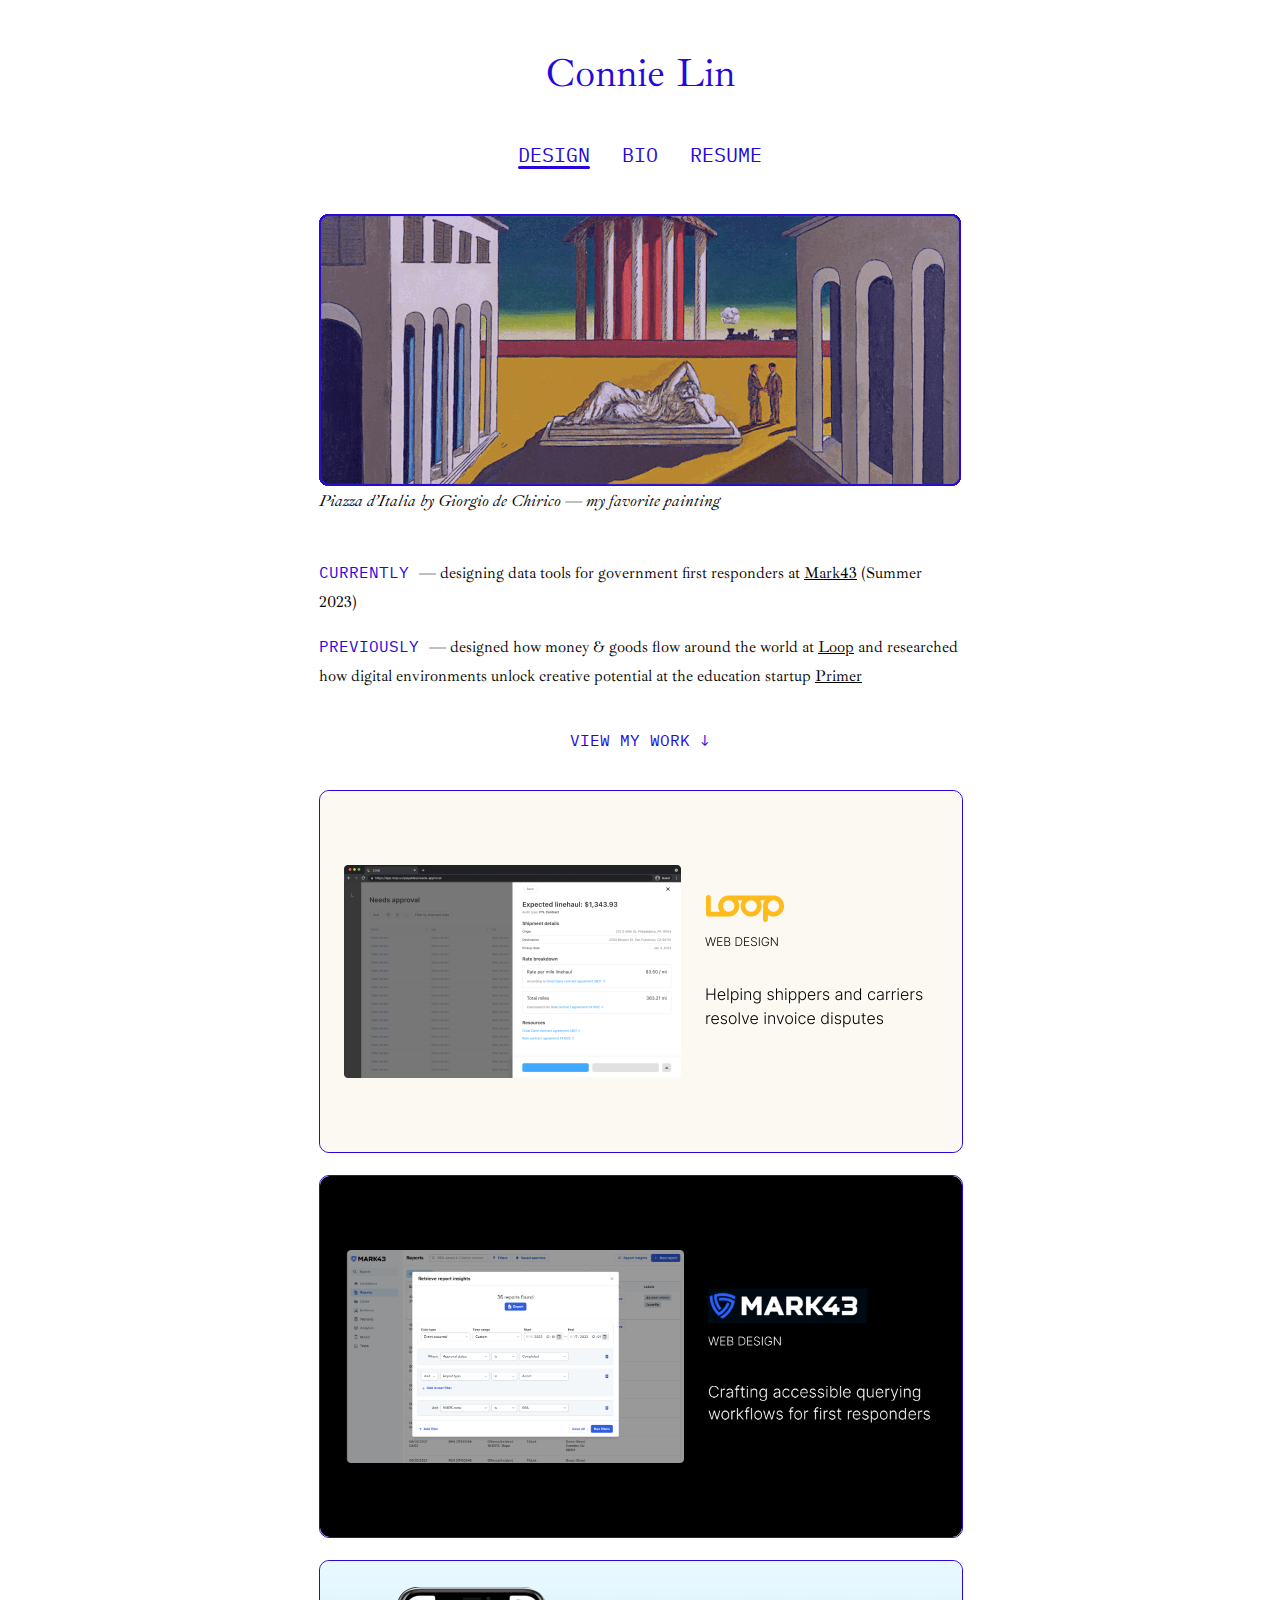
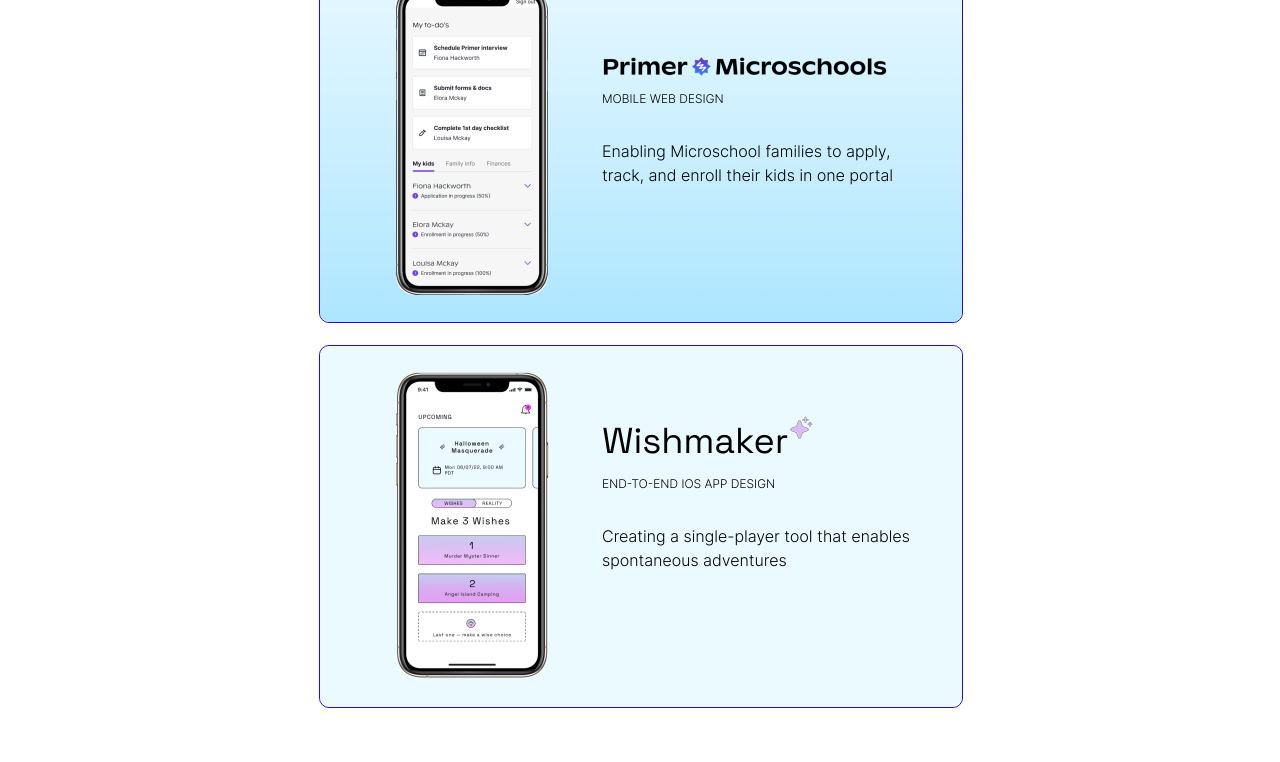
<file: index.html>
<!DOCTYPE html>
<html lang="en">
  <head>
    <meta charset="utf-8" />
    <link rel="stylesheet" href="index.css" />
    
    <meta name="viewport" content="user-scalable = yes">
    <meta name="theme-color" content="#000000" />
    <meta
      name="description"
      content="Web site created using create-react-app"
    />
    <link rel="apple-touch-icon" href="%PUBLIC_URL%/logo192.png" />
    <!--
      manifest.json provides metadata used when your web app is installed on a
      user's mobile device or desktop. See https://developers.google.com/web/fundamentals/web-app-manifest/
    -->
    <link rel="manifest" href="%PUBLIC_URL%/manifest.json" />
    <!--
      Notice the use of %PUBLIC_URL% in the tags above.
      It will be replaced with the URL of the `public` folder during the build.
      Only files inside the `public` folder can be referenced from the HTML.

      Unlike "/favicon.ico" or "favicon.ico", "%PUBLIC_URL%/favicon.ico" will
      work correctly both with client-side routing and a non-root public URL.
      Learn how to configure a non-root public URL by running `npm run build`.
    -->

      <link rel="icon" type="image/x-icon" href="/favicon.ico">
      <title>Connie Lin</title>
         
      <link rel="preconnect" href="https://fonts.googleapis.com">
      <link rel="preconnect" href="https://fonts.gstatic.com" crossorigin>
      <link href="https://fonts.googleapis.com/css2?family=IBM+Plex+Mono:ital@0;1&family=Ibarra+Real+Nova:ital,wght@0,400;0,500;0,600;0,700;1,400;1,500;1,600;1,700&display=swap" rel="stylesheet">

    
  </head>
  <body>
    <div class = "container">
      <div class="heading">
        <p>
          Connie Lin <br />
        </p>
      </div>
      <ul class="tab" >
        <li class="active"> Design </li>
        <li class> <a class = "navlink"href="https://connie51886.github.io/portfolio/about.html" >Bio</a></li>
        <li> <a class="navlink" href="https://drive.google.com/file/d/1nDbCvBztgToH85kUd_8kQmjprUofY1eu/view?usp=sharing" target="_blank">Resume</a> </li>
      </ul>

   
      <script>
        const items = document.querySelectorAll("ul li");
        items.forEach(item=>{
          item.addEventListener("click", ()=>{
            document.querySelector("li.active").classList.remove("active");
            item.classList.add("active");
          })
        });
      </script>

     
    <figure class="chirico">
     <img src = "chiricogif_v4.gif" alt=Frame 7.png>
     <figcaption >Piazza d’Italia by Giorgio de Chirico — my favorite painting</figcaption>
    </figure>

    <div class = "description">
        <p class = "currently" >Currently 
  
           <span class="content" >— designing data tools for government first responders at <a href="https://mark43.com/" target="_blank">Mark43</a> (Summer 2023)
           </span>
        </p>
        <p class = "currently" >Previously 
          <span class="content">— designed how money & goods flow around the world at <a href="https://www.loop.us/" target="_blank">Loop</a> and researched how digital environments unlock creative potential at the education startup <a href="https://primer.com/" target="_blank">Primer</a> 
           </span>
        </p>
        
    </div>

    <p class = "viewmywork" style="text-align: center; padding-top: 0px;"> View my work ↓ </p>

    <div class="portfolio">
   
        <a href="https://connie51886.github.io/portfolio/loop.html" >
          <img class="casestudy-image" style='border:1px solid #2608DC'src = "loop cover.png" width="642" height="361">
         </a>
      <p></p>
      
         <a href="https://connie51886.github.io/portfolio/mark43.html" >
          <img class="casestudy-image" style='border:1px solid #2608DC'src = "mark43 cover5.png" width="642" height="361">
         </a>
      
       <p></p>
          <a href="https://www.figma.com/proto/vHUPdYw3aiIgDMx7c0vqUK/v2-wishmaker-case-study?node-id=119%3A29&scaling=scale-down&page-id=118%3A14&starting-point-node-id=119%3A29" target="_blank">
            <img class="casestudy-image" style='border:1px solid #2608DC' src = "microschools cover.png" width="642" height="361">
          </a>
       
       <p></p>
          <a href="https://www.figma.com/proto/vHUPdYw3aiIgDMx7c0vqUK/v2-wishmaker-case-study?node-id=2%3A7&scaling=scale-down&page-id=0%3A1&starting-point-node-id=2%3A7" target="_blank">
          <img class="casestudy-image" style='border:1px solid #2608DC' src = "wishmaker cover.png" width="642" height="361">
        </a>
      
      
    </div>

    
    <style type="text/css">
      p.viewmywork {color:#2608DC; font-family:'IBM Plex Mono', monospace;font-size:16; text-transform: uppercase; }
      p.currently {color:#2608DC; font-family:'IBM Plex Mono', monospace;font-size:16; text-transform: uppercase; }
      span.content {color: #000000; font-style: normal; font-family: 'Ibarra Real Nova', serif; text-transform: none;}
    </style>

  
  </body>
</html>
</file>
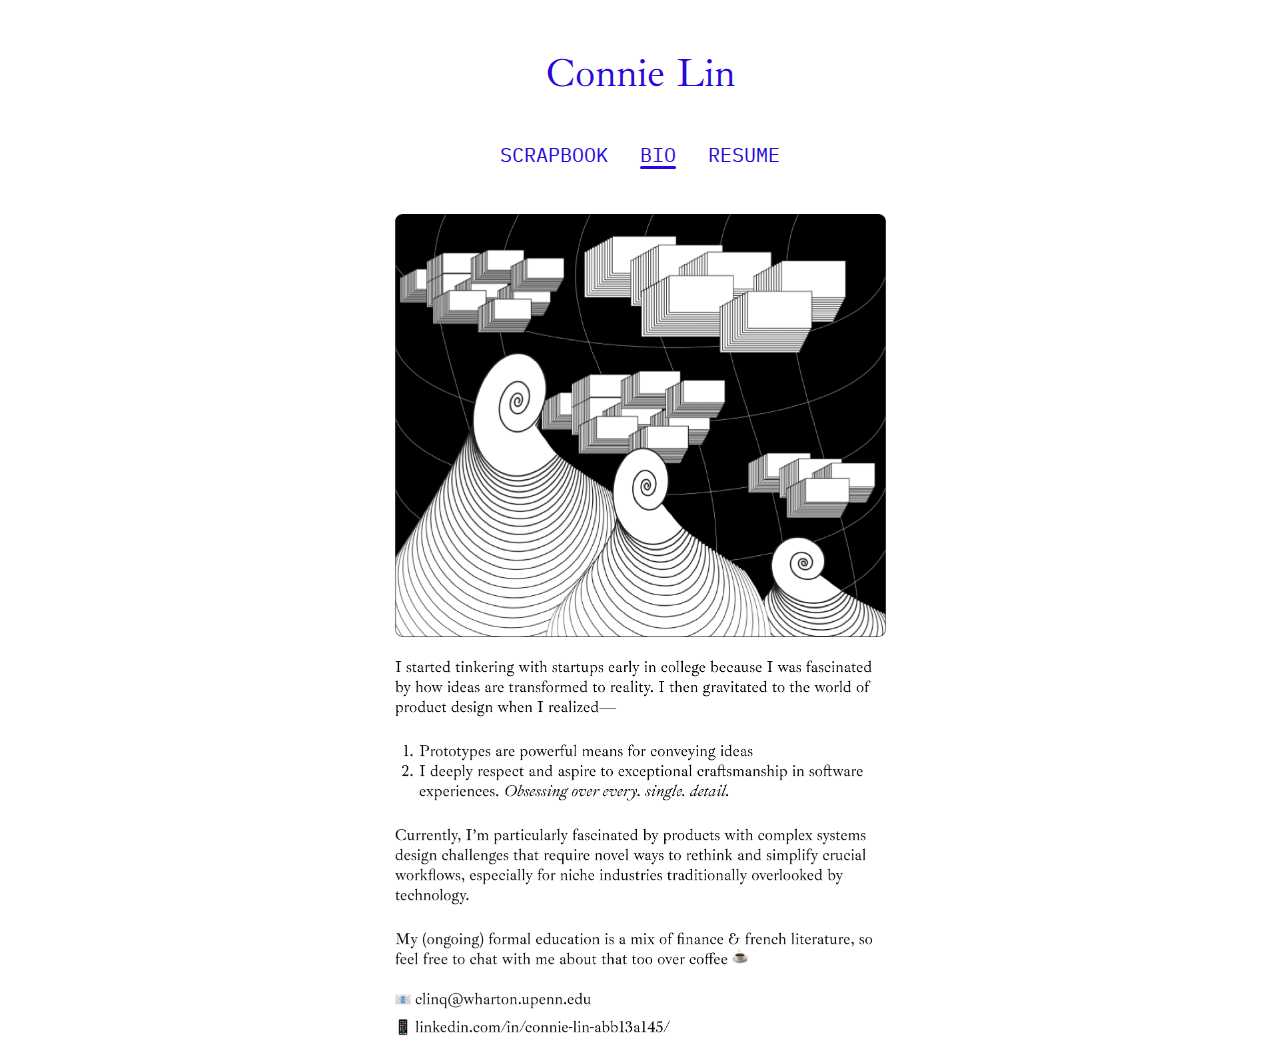
<file: about.html>
<!DOCTYPE html>
<html lang="en">
  <head>
    <meta charset="utf-8" />
    <link rel="stylesheet" href="index.css" />
    
    <meta name="viewport" content="user-scalable = yes">
    <meta name="theme-color" content="#000000" />
    <meta
      name="description"
      content="Web site created using create-react-app"
    />
    <link rel="apple-touch-icon" href="%PUBLIC_URL%/logo192.png" />
    <!--
      manifest.json provides metadata used when your web app is installed on a
      user's mobile device or desktop. See https://developers.google.com/web/fundamentals/web-app-manifest/
    -->
    <link rel="manifest" href="%PUBLIC_URL%/manifest.json" />
    <!--
      Notice the use of %PUBLIC_URL% in the tags above.
      It will be replaced with the URL of the `public` folder during the build.
      Only files inside the `public` folder can be referenced from the HTML.

      Unlike "/favicon.ico" or "favicon.ico", "%PUBLIC_URL%/favicon.ico" will
      work correctly both with client-side routing and a non-root public URL.
      Learn how to configure a non-root public URL by running `npm run build`.
    -->

      <link rel="icon" type="image/x-icon" href="/favicon.ico">
      <title>Connie Lin</title>
         
      <link rel="preconnect" href="https://fonts.googleapis.com">
      <link rel="preconnect" href="https://fonts.gstatic.com" crossorigin>
      <link href="https://fonts.googleapis.com/css2?family=IBM+Plex+Mono:ital@0;1&family=Ibarra+Real+Nova:ital,wght@0,400;0,500;0,600;0,700;1,400;1,500;1,600;1,700&display=swap" rel="stylesheet">
<style>
    .section-container {
            display: flex;
            flex-direction: column;
            align-items: center;
            padding-top: 24px;
            
        }

  .tab{
    
    align-items: center;
    width: 682px;
    vertical-align: middle;
    margin-right: 40px;
    
  }

    </style>
    
  </head>
  <body>
    <div class = "container">
      <div class="heading">
        <p>
          Connie Lin <br />
        </p>
      </div>
      <ul class="tab" >
        <li class> <a class = "navlink"href="https://connie51886.github.io/portfolio" >Scrapbook</a></li>
        <li class="active">Bio</li>
        <li> <a class="navlink" href="https://drive.google.com/file/d/1nDbCvBztgToH85kUd_8kQmjprUofY1eu/view?usp=sharing" target="_blank">Resume</a> </li>
      </ul>

   
      <script>
        const items = document.querySelectorAll("ul li");
        items.forEach(item=>{
          item.addEventListener("click", ()=>{
            document.querySelector("li.active").classList.remove("active");
            item.classList.add("active");
          })
        });
      </script>


 <div class="section-container">

       
        <img class= "content image" src="aboutpage.png" alt="Loading" width="491" style="box-shadow: none; border: none; ">
 </div>
     <p></p>
    
  </body>
</html>
</file>
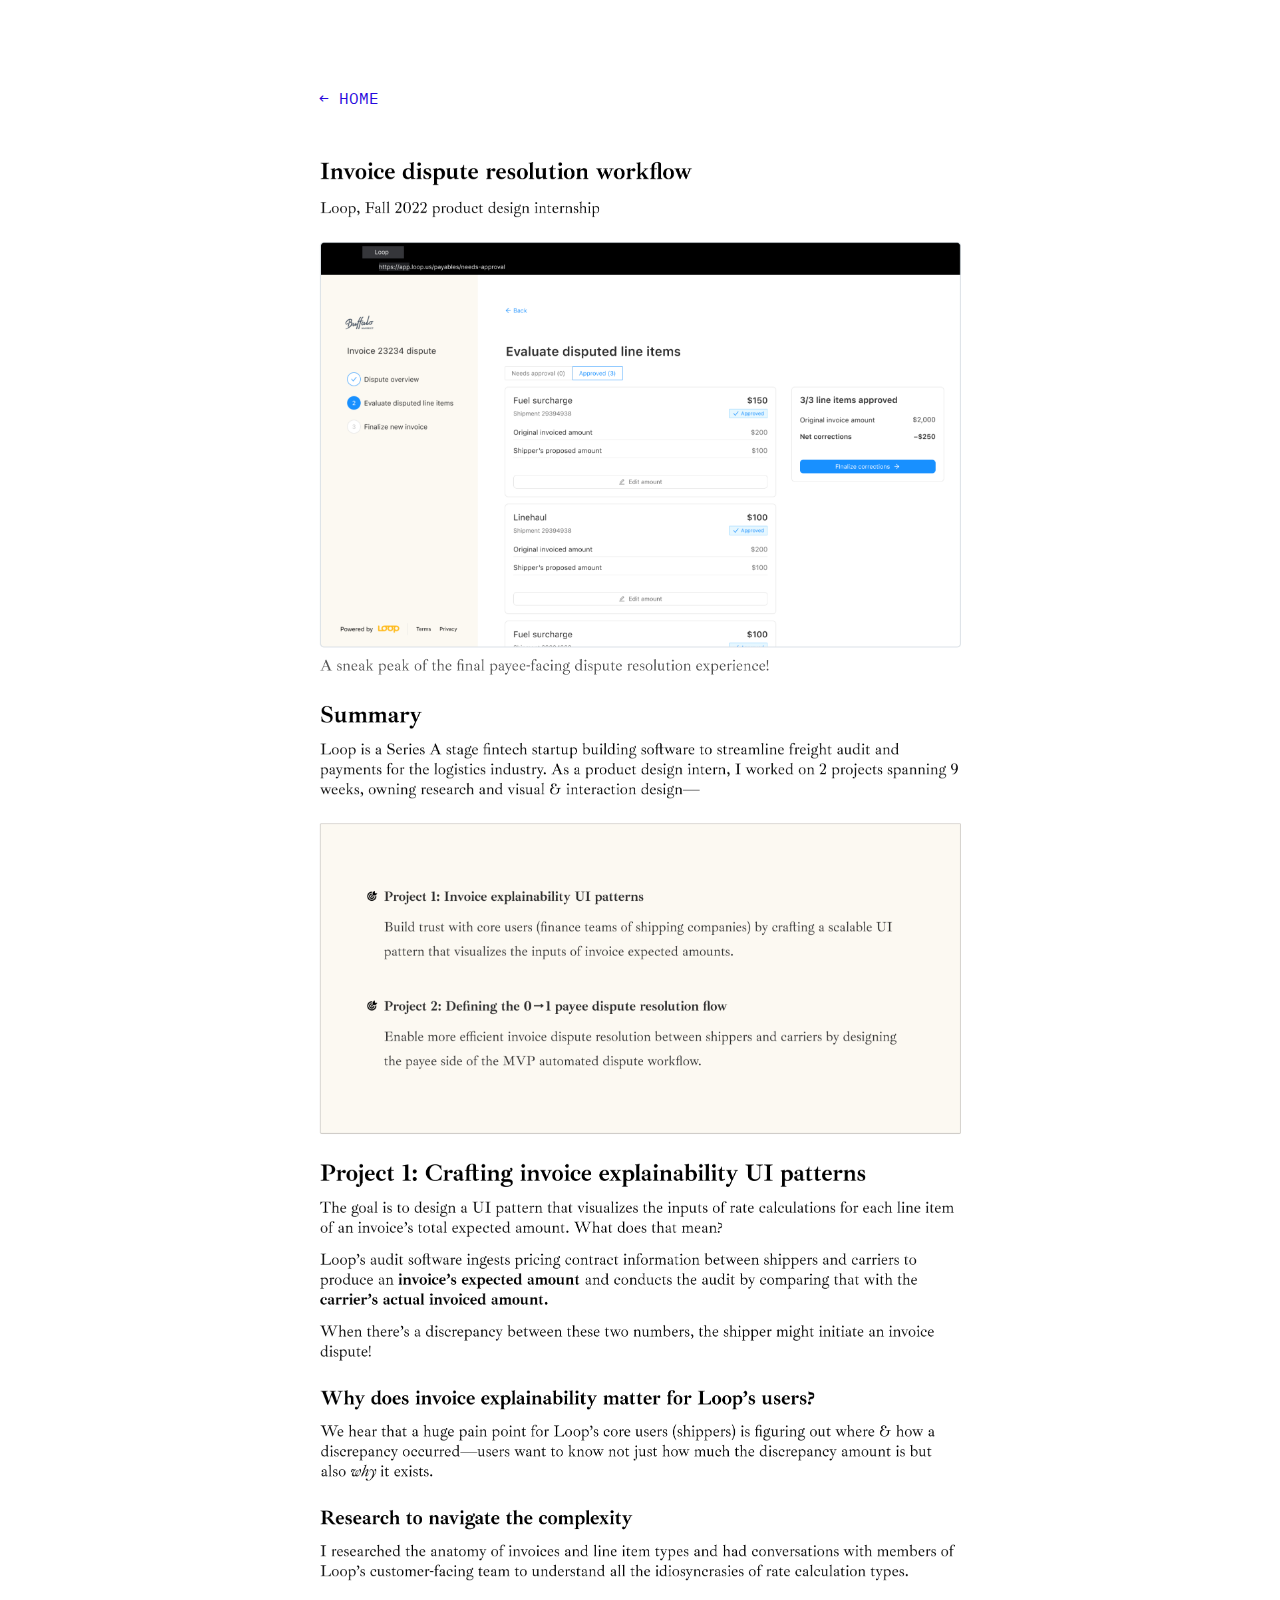
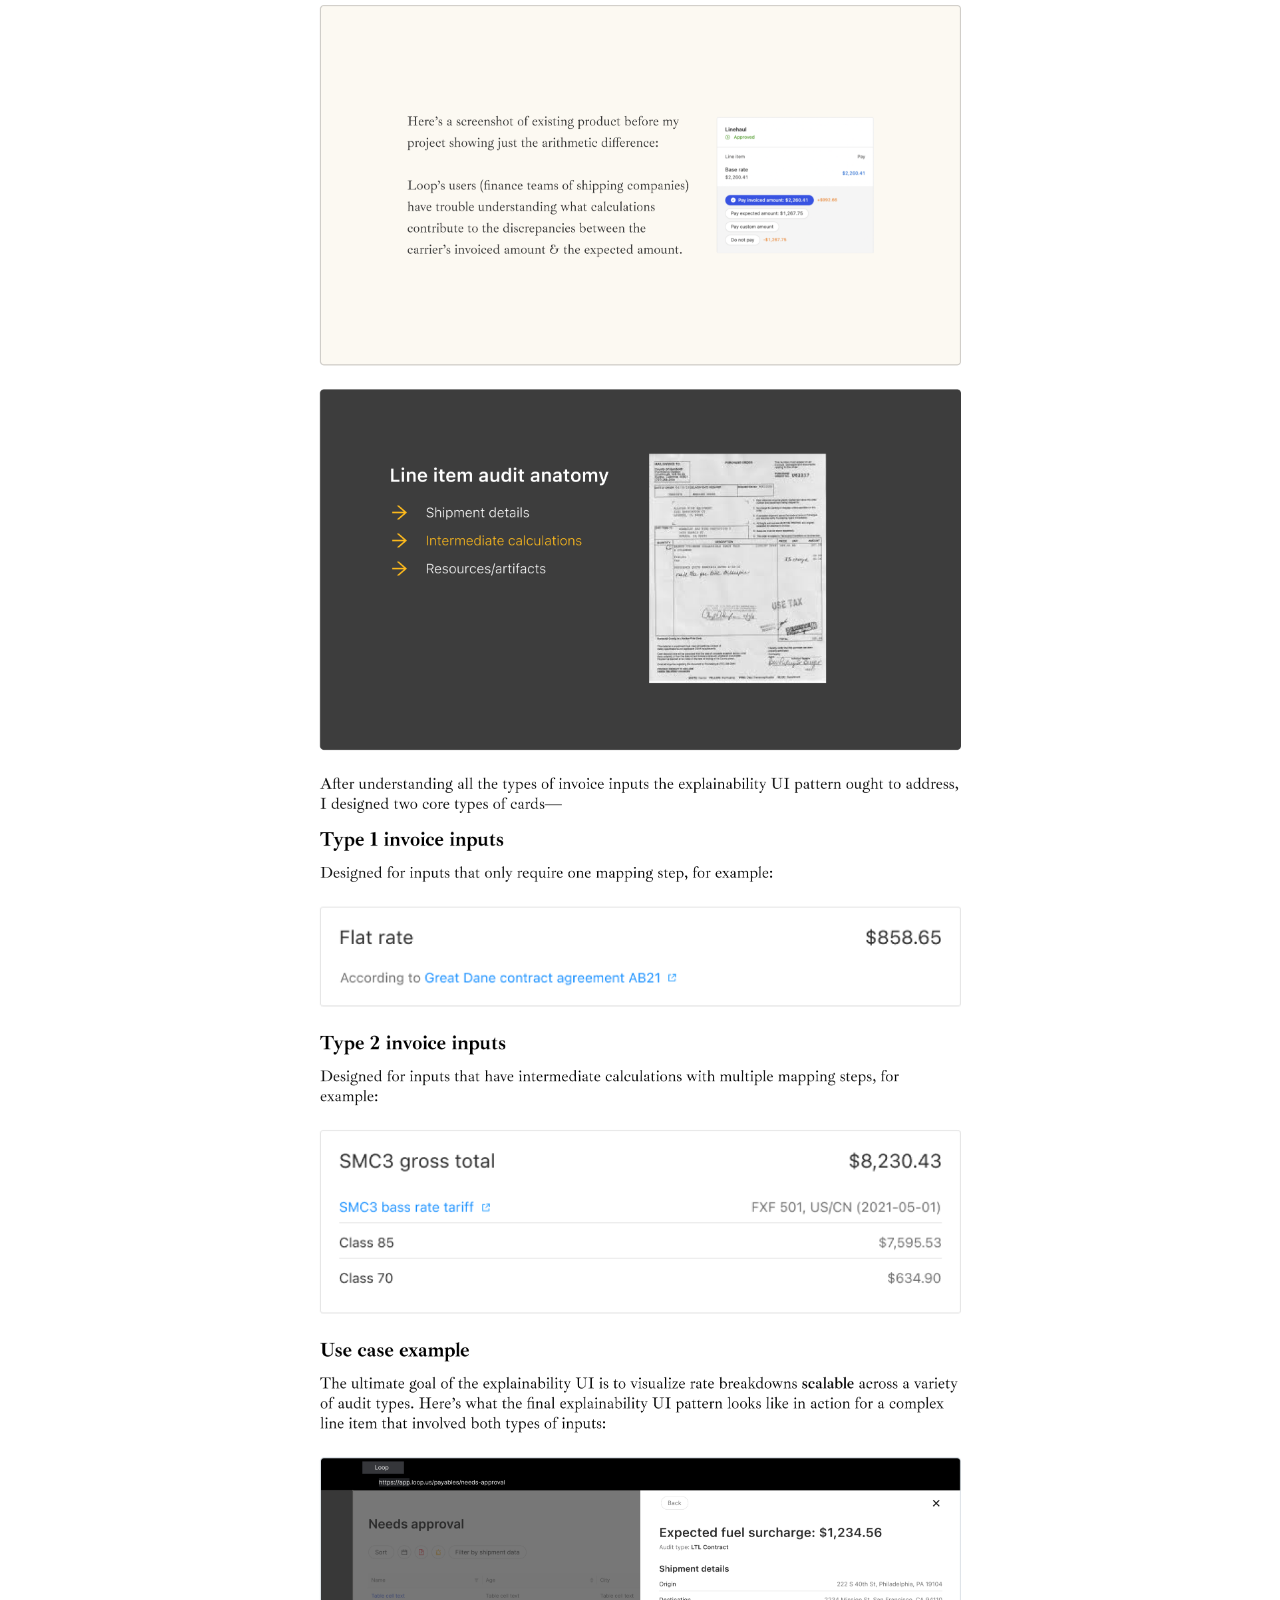
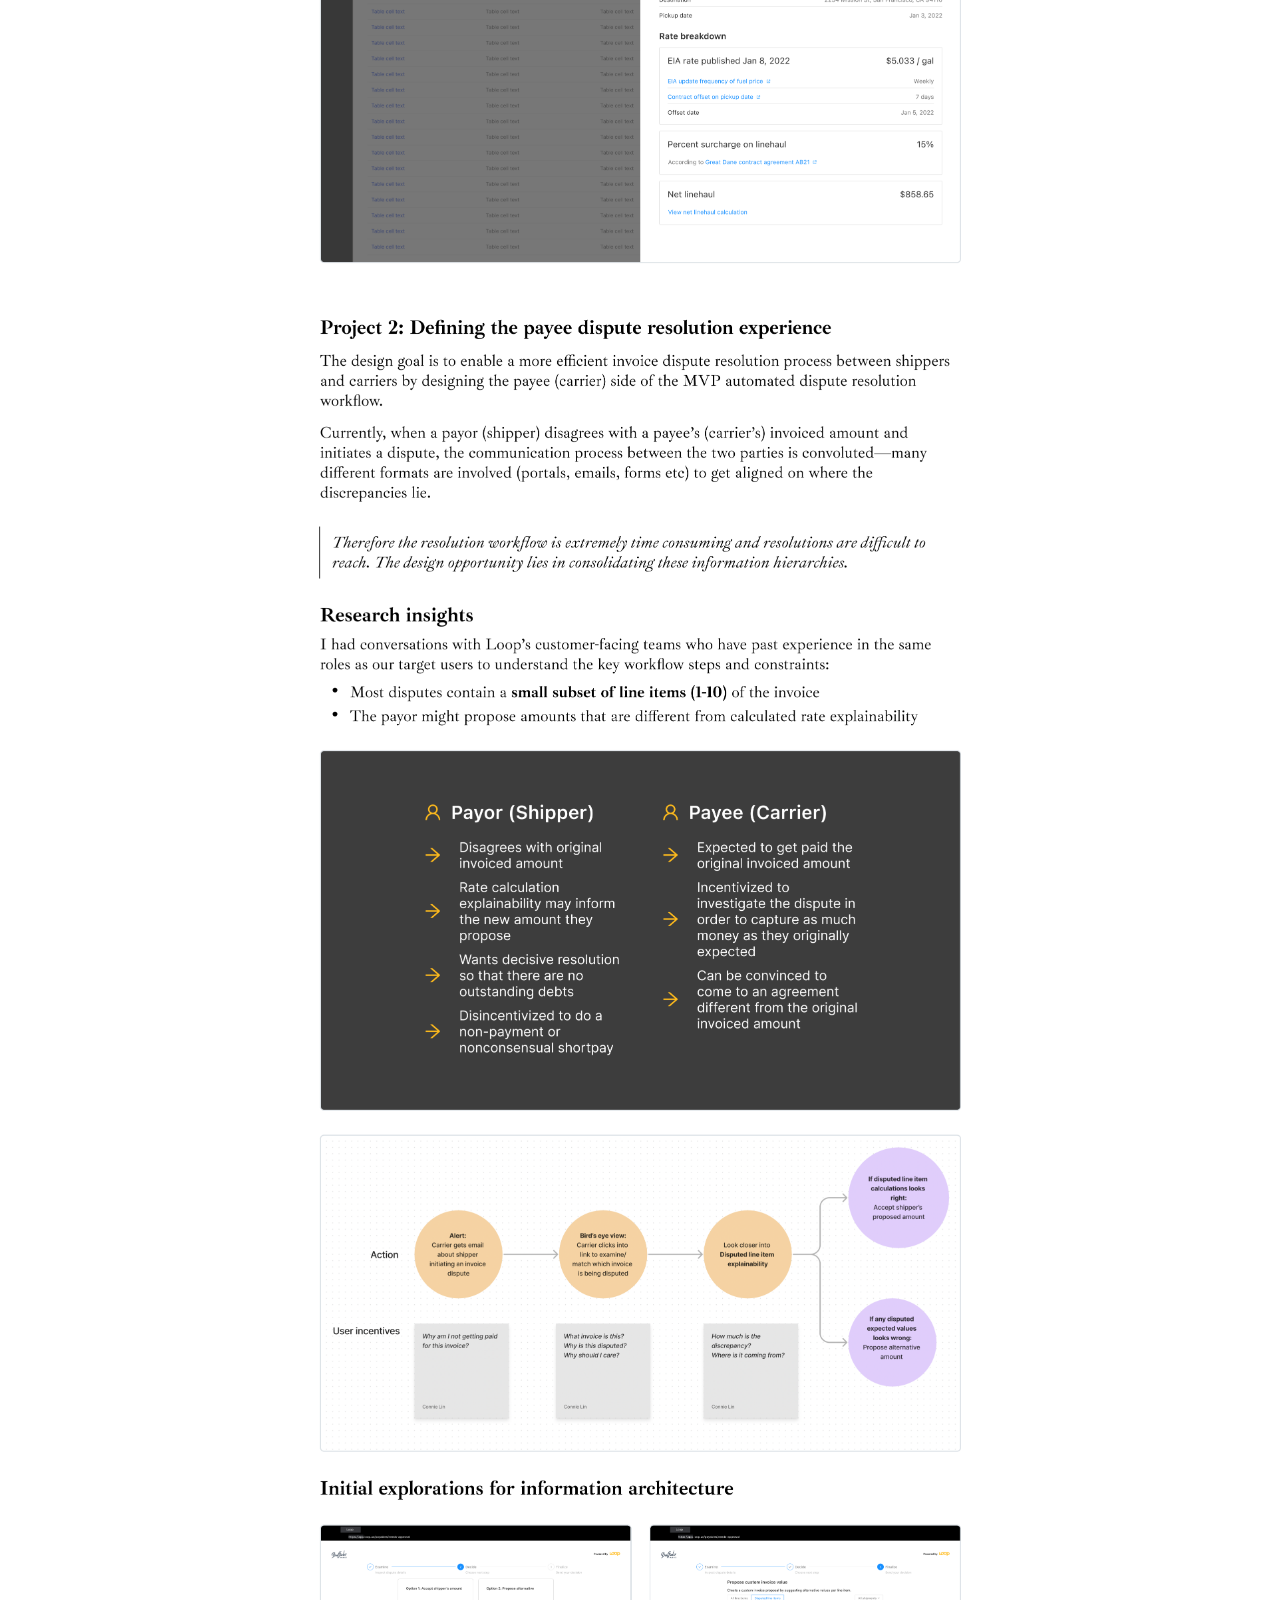
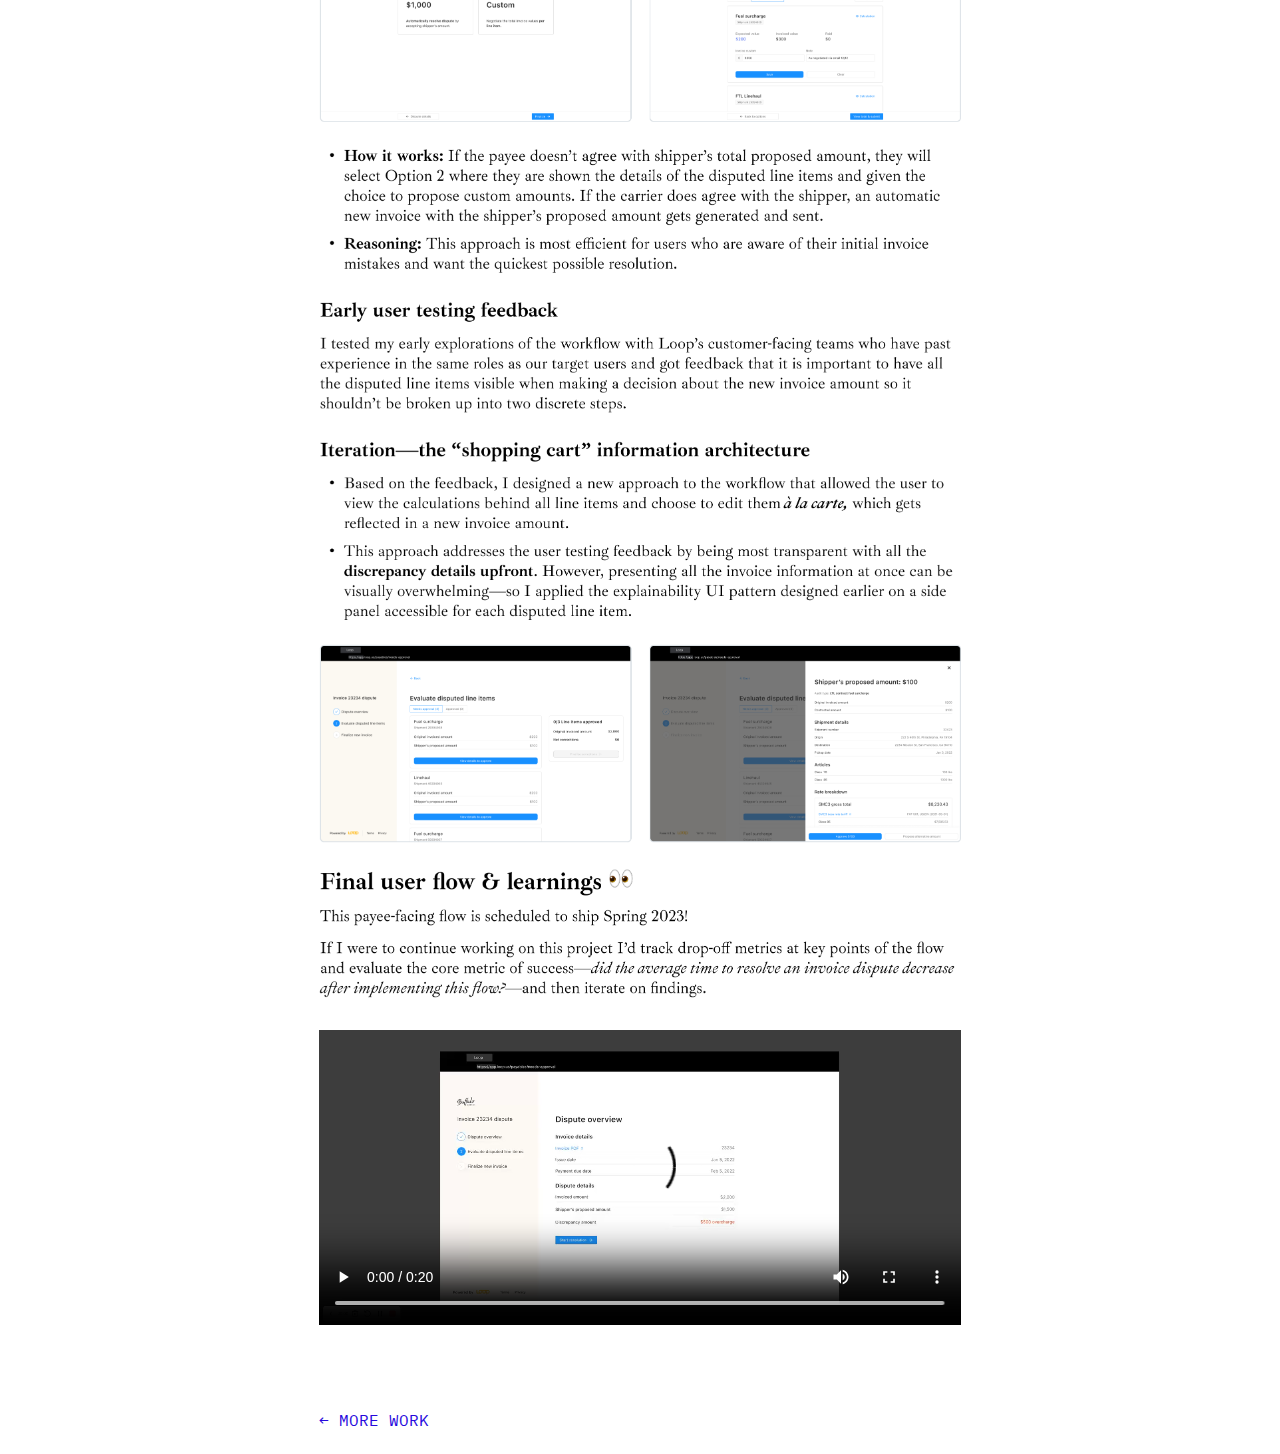
<file: loop.html>
<!DOCTYPE html>
<html lang="en">
  <head>
    <meta charset="utf-8" />
    <link rel="stylesheet" href="portfolio.css" />
    <meta name="viewport" content="user-scalable = yes">
    <meta name="theme-color" content="#000000" />
    <meta
      name="description"
      content="Web site created using create-react-app"
    />

    <link rel="apple-touch-icon" href="%PUBLIC_URL%/logo192.png" />
    <!--
      manifest.json provides metadata used when your web app is installed on a
      user's mobile device or desktop. See https://developers.google.com/web/fundamentals/web-app-manifest/
    -->
    <link rel="manifest" href="%PUBLIC_URL%/manifest.json" />
    <!--
      Notice the use of %PUBLIC_URL% in the tags above.
      It will be replaced with the URL of the `public` folder during the build.
      Only files inside the `public` folder can be referenced from the HTML.

      Unlike "/favicon.ico" or "favicon.ico", "%PUBLIC_URL%/favicon.ico" will
      work correctly both with client-side routing and a non-root public URL.
      Learn how to configure a non-root public URL by running `npm run build`.
    -->
    <title>Loop internship / Connie Lin</title>
    
      <link rel="preconnect" href="https://fonts.googleapis.com">
      <link rel="preconnect" href="https://fonts.gstatic.com" crossorigin>
      <link href="https://fonts.googleapis.com/css2?family=IBM+Plex+Mono:ital@0;1&family=Ibarra+Real+Nova:ital,wght@0,400;0,500;0,600;0,700;1,400;1,500;1,600;1,700&display=swap" rel="stylesheet">
   
    <style>
       p.nav {color:#2608DC; font-family:'IBM Plex Mono', monospace;font-size:16; text-transform: uppercase; }

      .nounderline{
         text-decoration: none;
      }
      .navigation{
        width: 642px;
        height: 20px;
        display: flex;
        flex-direction: column;
        align-items: flex-start;
        top-margin: 40px;
        bottom-margin: 40px;
      }
        /* Set up a container for the sections */
        .section-container {
            display: flex;
            flex-direction: column;
            align-items: center;
            top-margin: 40px;
        }


    </style>
  </head>

  
  <body>
 
  <div class="section-container">
    <p></p>
    <p></p>
     <div class="navigation"> 
       <a href="https://connie51886.github.io/portfolio" class="nounderline">
       <p class="nav">← Home</p> 
       </a>
       </div>
      <p></p>
       <p></p>

       
            <img class= "content image" src="loop case study.png" alt="Loading" width="642px" style="box-shadow: none; border: none; ">
        <div class="final-flows-section">
          
              <video width="642" controls autoplay > 
                <source src="loop_final_experience.mp4" type="video/mp4">
              </video>
        </div>

     <p></p>
    <p></p>
     <div class="navigation"> 
       <a href="https://connie51886.github.io/portfolio" class="nounderline">
       <p class="nav">← More work</p> 
       </a>
       </div>
      <p></p>
    
  </div>
  </body>
</file>
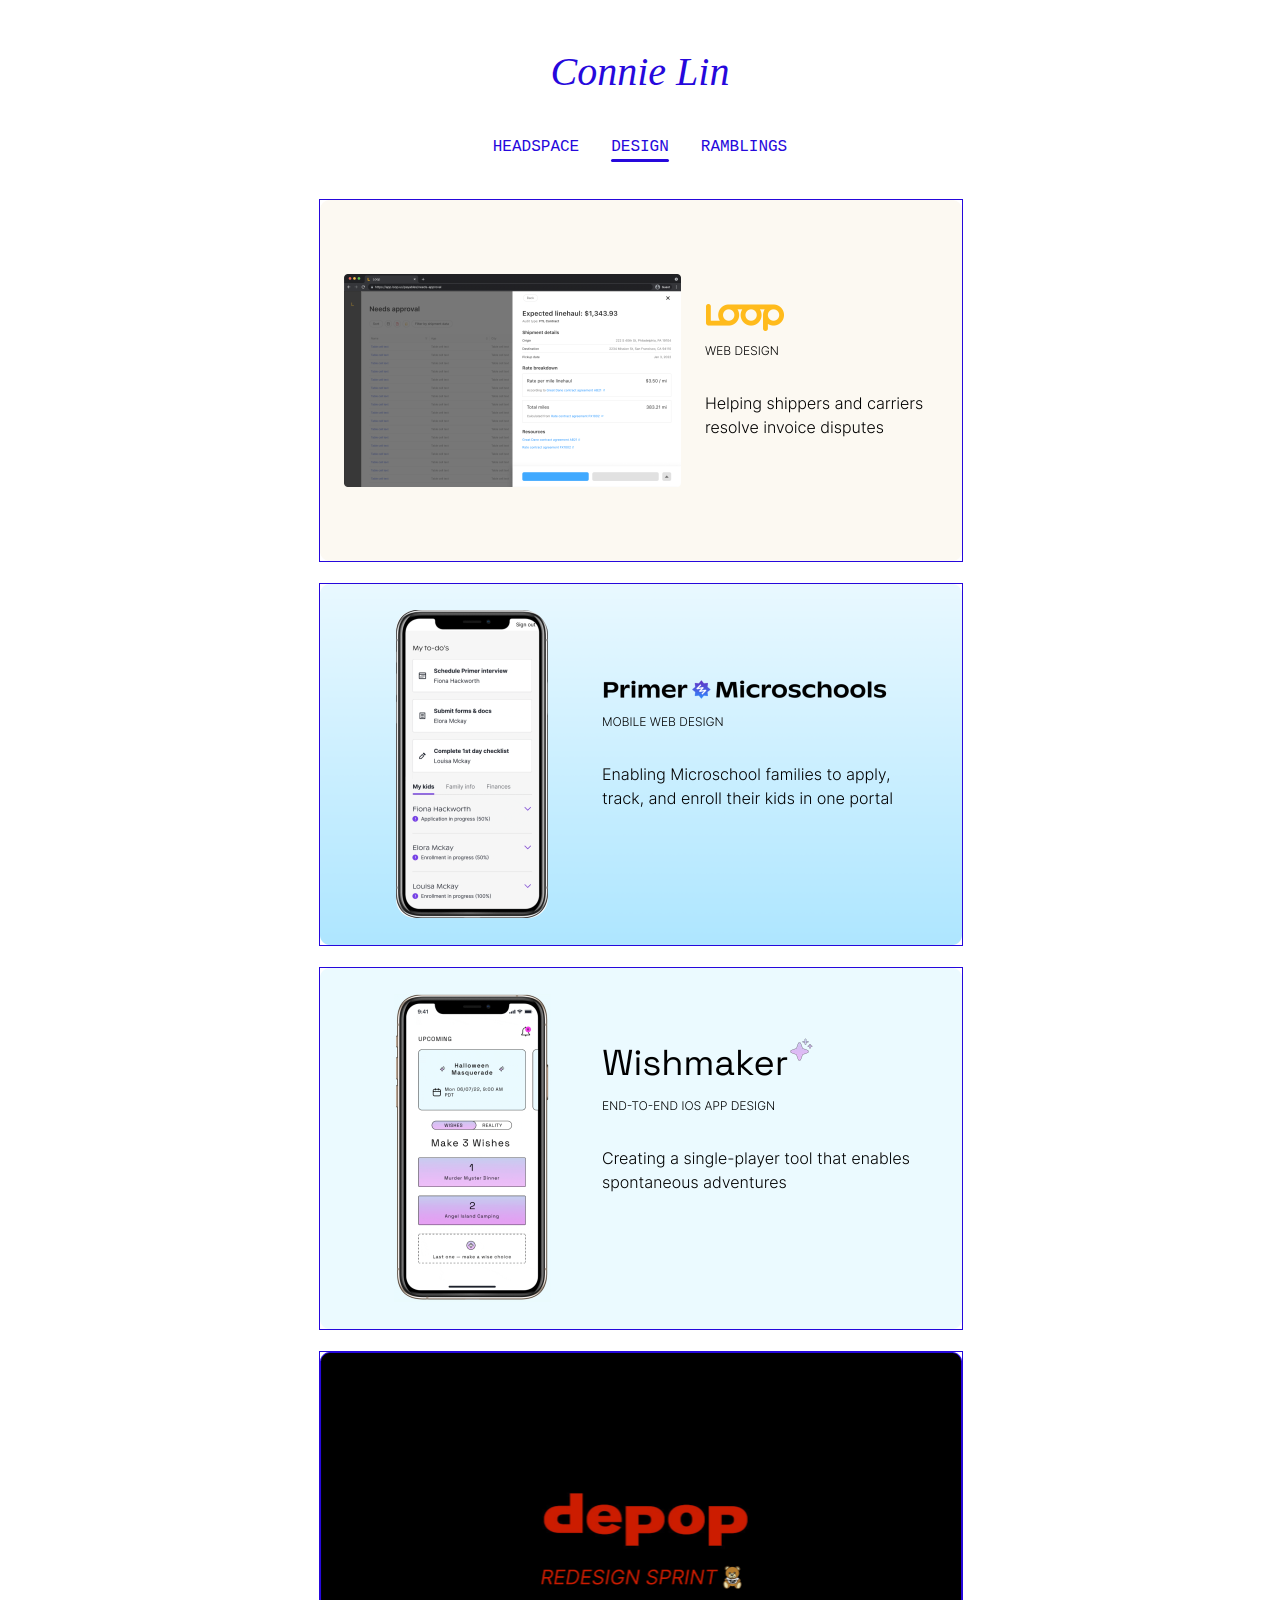
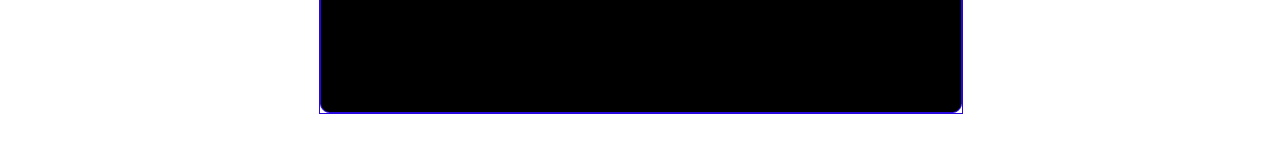
<file: portfolio.html>
<!DOCTYPE html>
<html lang="en">
  <head>
    <meta charset="utf-8" />
    <link rel="stylesheet" href="portfolio.css" />
    <meta name="viewport" content="user-scalable = yes">
    <meta name="theme-color" content="#000000" />
    <meta
      name="description"
      content="Web site created using create-react-app"
    />

    <link rel="apple-touch-icon" href="%PUBLIC_URL%/logo192.png" />
    <!--
      manifest.json provides metadata used when your web app is installed on a
      user's mobile device or desktop. See https://developers.google.com/web/fundamentals/web-app-manifest/
    -->
    <link rel="manifest" href="%PUBLIC_URL%/manifest.json" />
    <!--
      Notice the use of %PUBLIC_URL% in the tags above.
      It will be replaced with the URL of the `public` folder during the build.
      Only files inside the `public` folder can be referenced from the HTML.

      Unlike "/favicon.ico" or "favicon.ico", "%PUBLIC_URL%/favicon.ico" will
      work correctly both with client-side routing and a non-root public URL.
      Learn how to configure a non-root public URL by running `npm run build`.
    -->
    <title>Connie Lin</title>
  </head>
<body>
    <div class = "container">
      <div class="heading">
        <p>
          Connie Lin <br />
        </p>
      </div>
      <ul class="tab">
        <li class> <a class = "navlink"href="index.html">Headspace</a></li>
        <li class ="active"> Design </li>
        <li> <a class="navlink" href="https://sincerelybewildered.substack.com/" target="_blank">Ramblings</a> </li>
      </ul>
      <script>
        const items = document.querySelectorAll("ul li");
        items.forEach(item=>{
          item.addEventListener("click", ()=>{
            document.querySelector("li.active").classList.remove("active");
            item.classList.add("active");
          })
        });
      </script>
 
 <div class="portfolio">
   
    <a href="https://www.figma.com/proto/Y7DPNkwW7L9bdidXih17HJ/Loop-internship-case-study?node-id=1%3A14&scaling=contain&page-id=0%3A1&starting-point-node-id=1%3A14">
      <img style='border:1px solid #2608DC'src = "loop cover.png" width="642" height="361">
     </a>
   <p></p>
      <a href="https://www.figma.com/proto/vHUPdYw3aiIgDMx7c0vqUK/v2-wishmaker-case-study?node-id=119%3A29&scaling=scale-down&page-id=118%3A14&starting-point-node-id=119%3A29" target="_blank">
        <img style='border:1px solid #2608DC' src = "microschools cover.png" width="642" height="361">
      </a>
   
   <p></p>
      <a href="https://www.figma.com/proto/vHUPdYw3aiIgDMx7c0vqUK/v2-wishmaker-case-study?node-id=2%3A7&scaling=scale-down&page-id=0%3A1&starting-point-node-id=2%3A7" target="_blank">
      <img style='border:1px solid #2608DC' src = "wishmaker cover.png" width="642" height="361">
    </a>
      
      <p></p>
      <a href="https://www.figma.com/proto/rya06PtTaymHuk3j5qdSPm/depop-redesign-case-study?node-id=4%3A29&scaling=scale-down&page-id=4%3A5&starting-point-node-id=4%3A29" target="_blank">
        <img style='border:1px solid #2608DC' src = "depop.png" width="642" height="361">
      </a>
    </div>

</body>
</file>
<file: index.css>
body{
  color:#000000;
  display: flex;
  justify-content: center;
  font-family: 'Ibarra Real Nova';
}

.heading{

  font-size: 40px;
  text-align: center;
  flex: none;
  order: 0;
  flex-grow: 0;
  color: #2608DC;
  justify-content: center;
  align-items: center;
 
}


ul{
  color: #2608DC;
  list-style-type: none;
  display: flex;
  height: 32px;
  width: 642px;
  justify-content: space-between;
  gap: 32px;
  
  display: flex;

flex-direction: row;
justify-content: center;
align-items: center;
flex: none;
order: 1;
flex-grow: 0;
font-family: 'IBM Plex Mono', monospace;
font-weight: 400;
font-size: 20px;
line-height: 21px;
text-transform: uppercase;

}


ul li{
  cursor: pointer;
  position: relative;
  text-align: center;

}


li.active::after{
  position: absolute;
  content: "";
  height: 3px;
  width: 100%;
  background-color:#2608DC;
  left: 0;
  bottom: -4px;
  border-top-left-radius: 4px;
  border-top-right-radius: 4px;
  border-bottom-left-radius: 4px;
  border-bottom-right-radius: 4px;

  animation: appear .2s linear;
}
@keyframes appear{
  from{
    width: 0;
  }
  to{
    width: 100%;
  }

}
figcaption{
  font-style: Italic;
  display: flex;
flex-direction: column;
align-items: flex-start;
font-size: 16px;
line-height: 20px;

}

.chirico{
  height: 304px;
  padding-top: 24px;
  justify-content: center;
  align-items: center;
}

.description{
  font-size: 16px;
  width: 642px;
  line-height: 28px;
  flex: none;
  order: 1;
  flex-grow: 0;
  margin: 40px;
}

.portfolio{
  font-size: 20px;
  width: 642px;
  line-height: 28px;
  flex: none;
  order: 1;
  flex-grow: 0;
  margin: 40px;
}

a{
  color:#000000;
  text-decoration: underline;
}

.navlink{
  color: #2608DC;
  text-decoration: none;
}


.portfolio{
  font-style: italic;
  
}

.italicize{
  font-style: italic;
}


/*for the case study section */ 

  .portfolio{
    font-size: 16px;
    width: 642px;
    line-height: 21px;
    flex: none;
    order: 1;
    flex-grow: 0;
    margin: 40px;
    font-style: Italic;
  }

.casestudy-image:hover {
    box-shadow: 0px 4px 6px 4px rgba(38, 8, 220, 0.25);
    border-radius: 10px;
    }

.casestudy-image{
     border-radius: 10px;
}
</file>
<file: portfolio.css>
body{
    color:#000000;
    display: flex;
    justify-content: center;
    font-family: serif;
    
  }
  
  .heading{
    font-style: Italic;
    font-size: 40px;
    text-align: center;
    flex: none;
    order: 0;
    flex-grow: 0;
    color: #2608DC;
    justify-content: center;
    align-items: center;
  }

ul{
    color: #2608DC;
    list-style-type: none;
    display: flex;
    height: 24px;
    width: 642px;
    justify-content: space-between;
    gap: 32px;
    
    display: flex;
  
  flex-direction: row;
  justify-content: center;
  align-items: center;
  flex: none;
  order: 1;
  flex-grow: 0;
  font-family: 'Courier New', Courier, monospace;
  font-weight: 400;
  font-size: 16px;
  line-height: 21px;
  text-transform: uppercase;
  
  }


ul li{
    cursor: pointer;
    position: relative;
    text-align: center;
  
  }


li.active::after{
    position: absolute;
    content: "";
    height: 3px;
    width: 100%;
    background-color:#2608DC;
    left: 0;
    bottom: -4px;
    border-top-left-radius: 4px;
    border-top-right-radius: 4px;
    border-bottom-left-radius: 4px;
    border-bottom-right-radius: 4px;
  
    animation: appear .2s linear;
  }
  @keyframes appear{
    from{
      width: 0;
    }
    to{
      width: 100%;
    }
  
  }
  .navlink{
    color: #2608DC;
    text-decoration: none;
  }

  .portfolio{
    font-size: 16px;
    width: 642px;
    line-height: 21px;
    flex: none;
    order: 1;
    flex-grow: 0;
    margin: 40px;
    font-style: Italic;
  }

img:hover {
    box-shadow: 0px 4px 6px 4px rgba(38, 8, 220, 0.25);
    border-radius: 10px;
    }

img {
     border: 1px solid #2608DC;
     }
</file>
